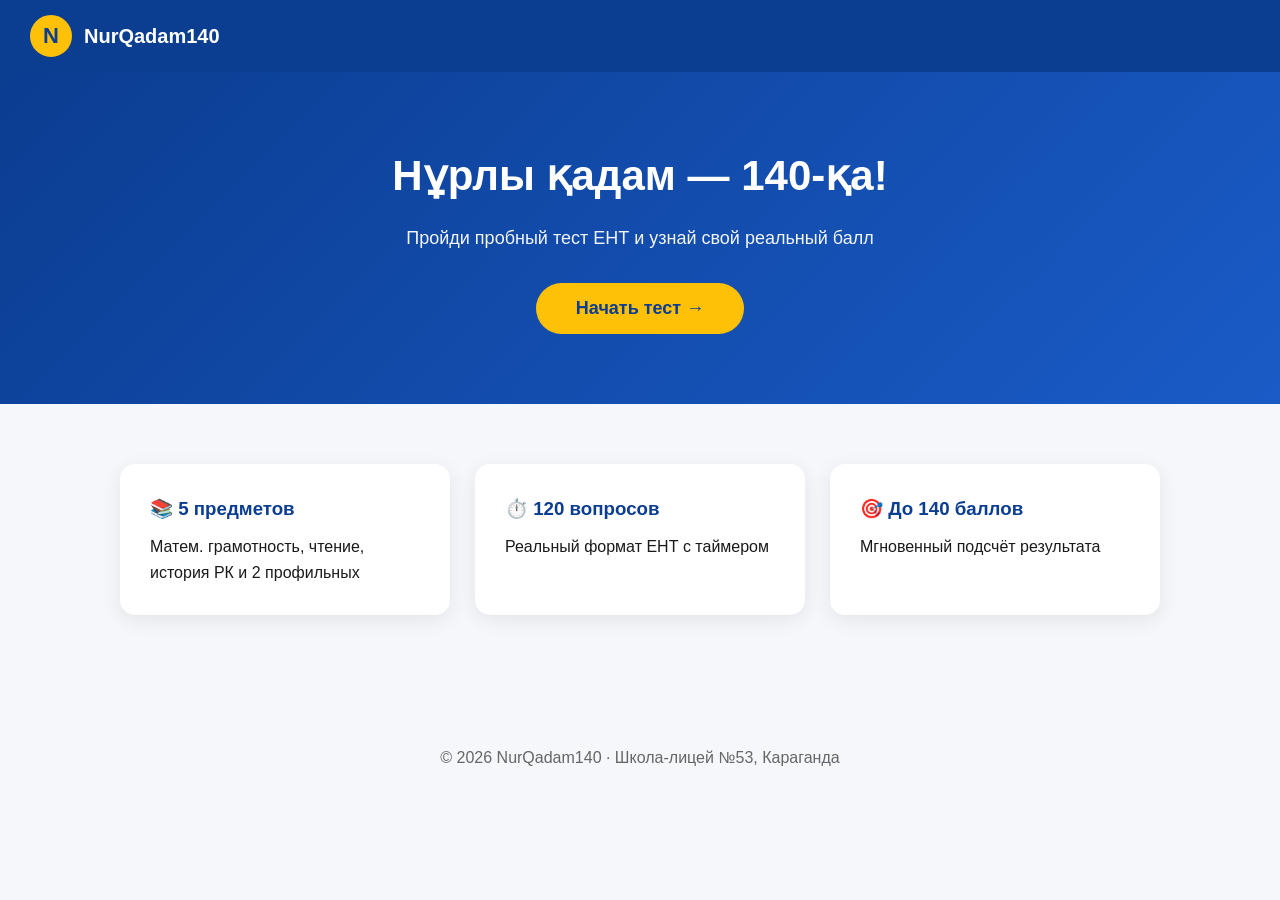
<file: index.html>
<!DOCTYPE html>
<html lang="ru">
<head>
  <meta charset="UTF-8">
  <meta name="viewport" content="width=device-width, initial-scale=1.0">
  <title>NurQadam140 — Подготовка к ЕНТ</title>
  <link rel="stylesheet" href="style.css">
</head>
<body>

<!-- ЭКРАН 1: ГЛАВНАЯ -->
<div id="homeScreen">
  <header>
    <div class="logo">
      <div class="logo-circle">N</div>
      <span>NurQadam140</span>
    </div>
  </header>

  <section class="hero">
    <h1>Нұрлы қадам — 140-қа!</h1>
    <p>Пройди пробный тест ЕНТ и узнай свой реальный балл</p>
    <button class="btn-primary" onclick="showProfileScreen()">Начать тест →</button>
  </section>

  <section class="features">
    <div class="card"><h3>📚 5 предметов</h3><p>Матем. грамотность, чтение, история РК и 2 профильных</p></div>
    <div class="card"><h3>⏱️ 120 вопросов</h3><p>Реальный формат ЕНТ с таймером</p></div>
    <div class="card"><h3>🎯 До 140 баллов</h3><p>Мгновенный подсчёт результата</p></div>
  </section>

  <footer>© 2026 NurQadam140 · Школа-лицей №53, Караганда</footer>
</div>

<!-- ЭКРАН 2: ВЫБОР ПРОФИЛЯ -->
<div id="profileScreen" style="display:none;">
  <header>
    <div class="logo">
      <div class="logo-circle">N</div>
      <span>NurQadam140</span>
    </div>
  </header>

  <main class="profile-container">
    <h1>Выбери свой профиль</h1>
    <p class="profile-subtitle">От этого зависит, какие профильные предметы будут в тесте</p>

    <div class="profile-grid">
      <div class="profile-card" onclick="selectProfile('physmath')">
        <div class="profile-icon">⚛️🧮</div>
        <h3>Физика + Математика</h3>
        <p>Для будущих инженеров и IT-специалистов</p>
      </div>

      <div class="profile-card" onclick="selectProfile('chembio')">
        <div class="profile-icon">🧪🧬</div>
        <h3>Химия + Биология</h3>
        <p>Для будущих врачей и биологов</p>
      </div>

      <div class="profile-card" onclick="selectProfile('geomath')">
        <div class="profile-icon">🌍🧮</div>
        <h3>География + Математика</h3>
        <p>Для будущих географов и экономистов</p>
      </div>
    </div>

    <button class="btn-secondary" onclick="backToHome()">← Назад</button>
  </main>

  <footer>© 2026 NurQadam140</footer>
</div>

<!-- ЭКРАН 3: ТЕСТ -->
<div id="testScreen" style="display:none;">
  <header>
    <div class="logo">
      <div class="logo-circle">N</div>
      <span>NurQadam140</span>
    </div>
    <div id="timer" class="timer">⏱️ 00:00</div>
  </header>

  <main class="test-container">
    <div class="progress-bar">
      <div id="progress" class="progress-fill"></div>
    </div>
    <p id="counter" class="counter">Вопрос 1 из 120</p>
    <p id="subject" class="subject-label"></p>
    <h2 id="questionText"></h2>
    <div id="options" class="options"></div>
    <div class="nav-buttons">
      <button id="prevBtn" class="btn-secondary">← Назад</button>
      <button id="nextBtn" class="btn-primary">Далее →</button>
    </div>
  </main>
</div>

<script src="app.js"></script>
</body>
</html>
</file>
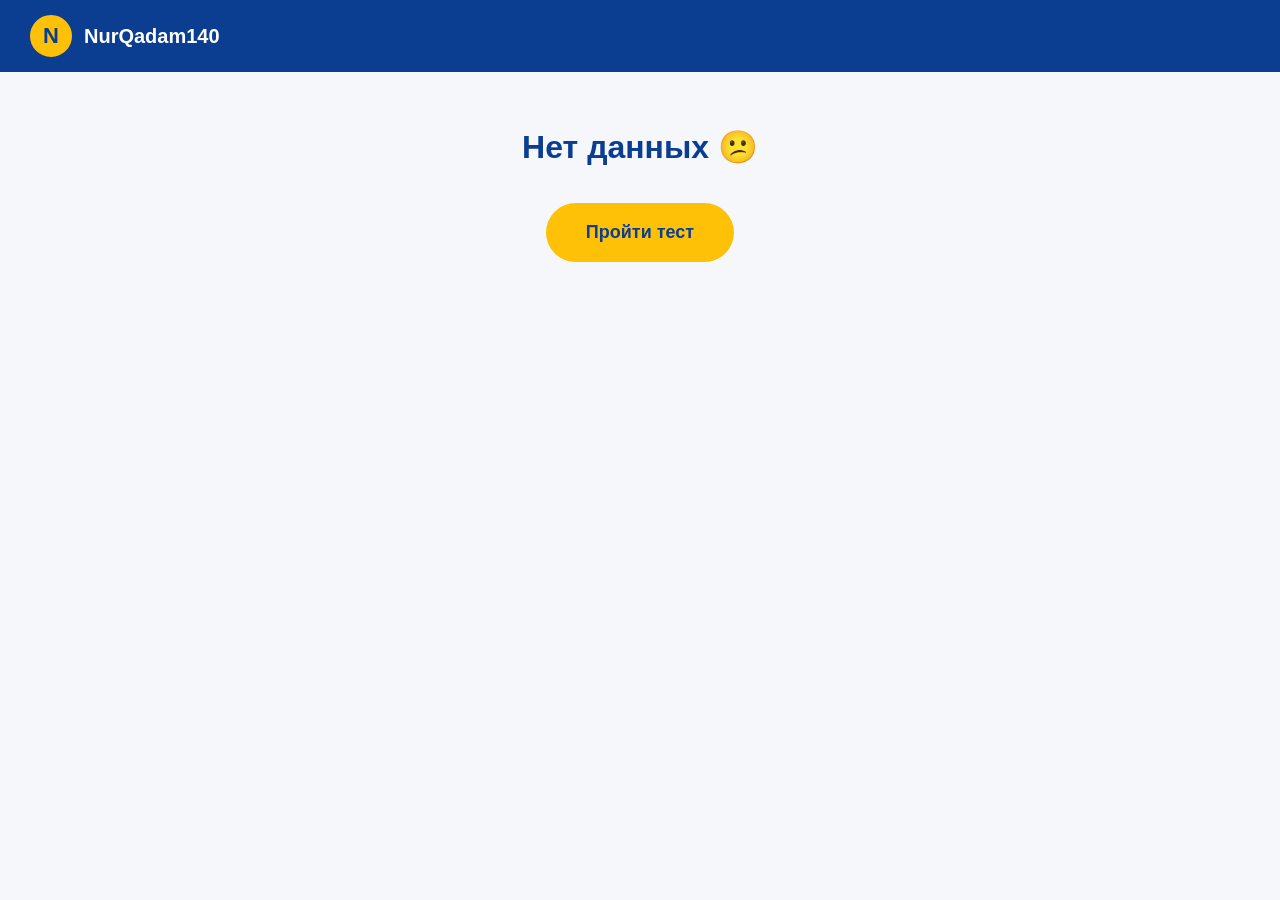
<file: result.html>
<!DOCTYPE html>
<html lang="ru">
<head>
  <meta charset="UTF-8">
  <meta name="viewport" content="width=device-width, initial-scale=1.0">
  <title>Результат — NurQadam140</title>
  <link rel="stylesheet" href="style.css">
</head>
<body>

<header>
  <div class="logo">
    <div class="logo-circle">N</div>
    <span>NurQadam140</span>
  </div>
</header>

<main class="result-container">
  <h1>Твой результат 🎉</h1>

  <div class="score-circle">
    <div id="scoreBig">0</div>
    <div class="score-label">из 140 баллов</div>
  </div>

  <div class="stats-grid">
    <div class="stat-card">
      <div class="stat-value" id="percentVal">0%</div>
      <div class="stat-label">Процент</div>
    </div>
    <div class="stat-card">
      <div class="stat-value" id="correctVal">0</div>
      <div class="stat-label">Правильных</div>
    </div>
    <div class="stat-card">
      <div class="stat-value" id="wrongVal">0</div>
      <div class="stat-label">Ошибок</div>
    </div>
    <div class="stat-card">
      <div class="stat-value" id="timeVal">0:00</div>
      <div class="stat-label">Время</div>
    </div>
  </div>

  <h2 class="section-title">📋 Разбор ошибок</h2>
  <div id="mistakes" class="mistakes"></div>

  <div class="ai-block">
    <h2 class="section-title">🤖 Разбор ошибок с ИИ</h2>
    <p class="ai-description">
      Нейросеть объяснит, почему ты ошибся, и подскажет теорию для запоминания.
    </p>
    <button id="aiBtn" class="btn-primary ai-btn" onclick="explainWithAI()">
      🤖 Разобрать ошибки с ИИ
    </button>
    <div id="aiResult" class="ai-result" style="display:none;"></div>
  </div>

  <div class="action-buttons">
    <a href="index.html" class="btn-primary">Пройти заново</a>
  </div>
</main>

<script src="app.js"></script>
<script>showResults();</script>
</body>
</html>
</file>
<file: style.css>
* { margin: 0; padding: 0; box-sizing: border-box; font-family: 'Segoe UI', sans-serif; }
body { background: #F5F7FA; color: #1A1A1A; line-height: 1.6; }

/* HEADER */
header {
  background: #0B3D91; color: white;
  padding: 15px 30px;
  display: flex; justify-content: space-between; align-items: center;
  position: sticky; top: 0; z-index: 100;
}
.logo { display: flex; align-items: center; gap: 12px; font-size: 20px; font-weight: bold; }
.logo-circle {
  width: 42px; height: 42px; border-radius: 50%;
  background: #FFC107; color: #0B3D91;
  display: flex; align-items: center; justify-content: center;
  font-size: 22px; font-weight: 900;
  border: 3px solid #FFC107;
}
.timer { color: #FFC107; font-weight: bold; font-size: 20px; }

/* HERO */
.hero {
  text-align: center; padding: 70px 20px;
  background: linear-gradient(135deg, #0B3D91 0%, #1a5bc7 100%);
  color: white;
}
.hero h1 { font-size: 42px; margin-bottom: 15px; }
.hero p { font-size: 18px; margin-bottom: 30px; opacity: 0.95; }

.btn-primary {
  background: #FFC107; color: #0B3D91;
  padding: 15px 40px; border-radius: 50px;
  text-decoration: none; font-weight: bold; font-size: 18px;
  border: none; cursor: pointer; display: inline-block;
  transition: transform 0.2s;
}
.btn-primary:hover { transform: scale(1.05); }
.btn-primary:disabled { opacity: 0.5; cursor: not-allowed; }

.btn-secondary {
  padding: 14px 30px; background: #e0e0e0;
  border: none; border-radius: 50px; cursor: pointer; font-size: 16px;
}
.btn-secondary:disabled { opacity: 0.4; cursor: not-allowed; }

/* FEATURES */
.features {
  display: grid; grid-template-columns: repeat(auto-fit, minmax(240px, 1fr));
  gap: 25px; padding: 60px 30px; max-width: 1100px; margin: 0 auto;
}
.card {
  background: white; padding: 30px; border-radius: 15px;
  box-shadow: 0 5px 20px rgba(0,0,0,0.08);
}
.card h3 { color: #0B3D91; margin-bottom: 10px; }

/* TEST */
.test-container {
  max-width: 800px; margin: 30px auto;
  background: white; padding: 35px;
  border-radius: 20px; box-shadow: 0 10px 30px rgba(0,0,0,0.08);
}
.progress-bar { background: #e0e0e0; height: 8px; border-radius: 10px; overflow: hidden; margin-bottom: 20px; }
.progress-fill { background: #FFC107; height: 100%; width: 0; transition: width 0.3s; }
.counter { color: #666; font-size: 14px; }
.subject-label { color: #0B3D91; font-weight: bold; margin: 8px 0 15px; }
#questionText { color: #0B3D91; font-size: 22px; margin-bottom: 25px; }
.options { display: flex; flex-direction: column; gap: 12px; margin-bottom: 25px; }
.option-btn {
  padding: 15px 20px; background: #F5F7FA;
  border: 2px solid #e0e0e0; border-radius: 10px;
  text-align: left; font-size: 16px; cursor: pointer;
  transition: all 0.2s;
}
.option-btn:hover { border-color: #0B3D91; }
.option-btn.selected { background: #0B3D91; color: white; border-color: #0B3D91; }
.nav-buttons { display: flex; justify-content: space-between; gap: 15px; }
.nav-buttons button { flex: 1; }

/* RESULT */
.result-container {
  max-width: 900px; margin: 30px auto; padding: 20px;
}
.result-container h1 { text-align: center; color: #0B3D91; margin-bottom: 30px; }
.score-circle {
  width: 200px; height: 200px; border-radius: 50%;
  background: linear-gradient(135deg, #0B3D91, #1a5bc7);
  color: white; display: flex; flex-direction: column;
  align-items: center; justify-content: center;
  margin: 0 auto 40px;
  box-shadow: 0 10px 30px rgba(11,61,145,0.3);
}
#scoreBig { font-size: 60px; font-weight: 900; color: #FFC107; line-height: 1; }
.score-label { font-size: 14px; opacity: 0.9; margin-top: 5px; }

.stats-grid {
  display: grid; grid-template-columns: repeat(auto-fit, minmax(150px, 1fr));
  gap: 15px; margin-bottom: 40px;
}
.stat-card {
  background: white; padding: 20px; border-radius: 15px;
  text-align: center; box-shadow: 0 5px 15px rgba(0,0,0,0.06);
}
.stat-value { font-size: 28px; font-weight: bold; color: #0B3D91; }
.stat-label { font-size: 13px; color: #666; margin-top: 5px; }

.section-title { color: #0B3D91; margin-bottom: 20px; }
.mistakes { display: flex; flex-direction: column; gap: 15px; }
.mistake-card {
  background: white; padding: 20px; border-radius: 15px;
  border-left: 5px solid #e74c3c;
  box-shadow: 0 5px 15px rgba(0,0,0,0.06);
}
.mistake-card h4 { color: #0B3D91; margin-bottom: 8px; font-size: 16px; }
.mistake-card p { margin: 5px 0; font-size: 14px; }
.mistake-card .wrong { color: #e74c3c; }
.mistake-card .right { color: #27ae60; font-weight: bold; }
.mistake-card .explain {
  margin-top: 10px; padding: 10px; background: #F5F7FA;
  border-radius: 8px; font-size: 14px; color: #333;
}

.action-buttons { text-align: center; margin-top: 40px; }
footer { text-align: center; padding: 30px; color: #666; margin-top: 40px; }

@media (max-width: 600px) {
  .hero h1 { font-size: 28px; }
  .test-container { padding: 20px; margin: 15px; }
  #questionText { font-size: 18px; }
}
/* ПРОФИЛИ */
.profile-container {
  max-width: 1000px;
  margin: 0 auto;
  padding: 50px 20px;
  text-align: center;
}
.profile-container h1 {
  color: #0B3D91;
  font-size: 36px;
  margin-bottom: 10px;
}
.profile-subtitle {
  color: #666;
  font-size: 16px;
  margin-bottom: 40px;
}
.profile-grid {
  display: grid;
  grid-template-columns: repeat(auto-fit, minmax(260px, 1fr));
  gap: 25px;
  margin-bottom: 40px;
}
.profile-card {
  background: white;
  padding: 35px 25px;
  border-radius: 20px;
  box-shadow: 0 5px 20px rgba(0,0,0,0.08);
  cursor: pointer;
  transition: all 0.3s;
  border: 3px solid transparent;
}
.profile-card:hover {
  transform: translateY(-8px);
  border-color: #FFC107;
  box-shadow: 0 15px 35px rgba(11,61,145,0.15);
}
.profile-icon {
  font-size: 48px;
  margin-bottom: 15px;
}
.profile-card h3 {
  color: #0B3D91;
  font-size: 20px;
  margin-bottom: 10px;
}
.profile-card p {
  color: #666;
  font-size: 14px;
}

@media (max-width: 600px) {
  .profile-container h1 { font-size: 24px; }
  .profile-card { padding: 25px 20px; }
  .profile-icon { font-size: 40px; }
}
/* ИИ-РАЗБОР */
.ai-block {
  margin-top: 40px;
  padding: 30px;
  background: linear-gradient(135deg, #f8f9ff 0%, #eef2ff 100%);
  border-radius: 20px;
  border: 2px solid #e0e6ff;
}
.ai-description {
  color: #555;
  margin-bottom: 20px;
  font-size: 15px;
}
.ai-btn {
  width: 100%;
  max-width: 400px;
  margin-bottom: 20px;
}
.ai-btn:disabled {
  opacity: 0.7;
  cursor: not-allowed;
}
.ai-result {
  margin-top: 20px;
  padding: 25px;
  background: white;
  border-radius: 15px;
  border-left: 5px solid #FFC107;
  box-shadow: 0 5px 20px rgba(0,0,0,0.05);
}
.ai-result .loading {
  text-align: center;
  color: #0B3D91;
  font-weight: bold;
  padding: 20px;
}
.ai-content {
  font-size: 15px;
  line-height: 1.8;
  color: #1A1A1A;
}

@media (max-width: 600px) {
  .ai-block { padding: 20px 15px; }
  .ai-result { padding: 18px; }
}
</file>
